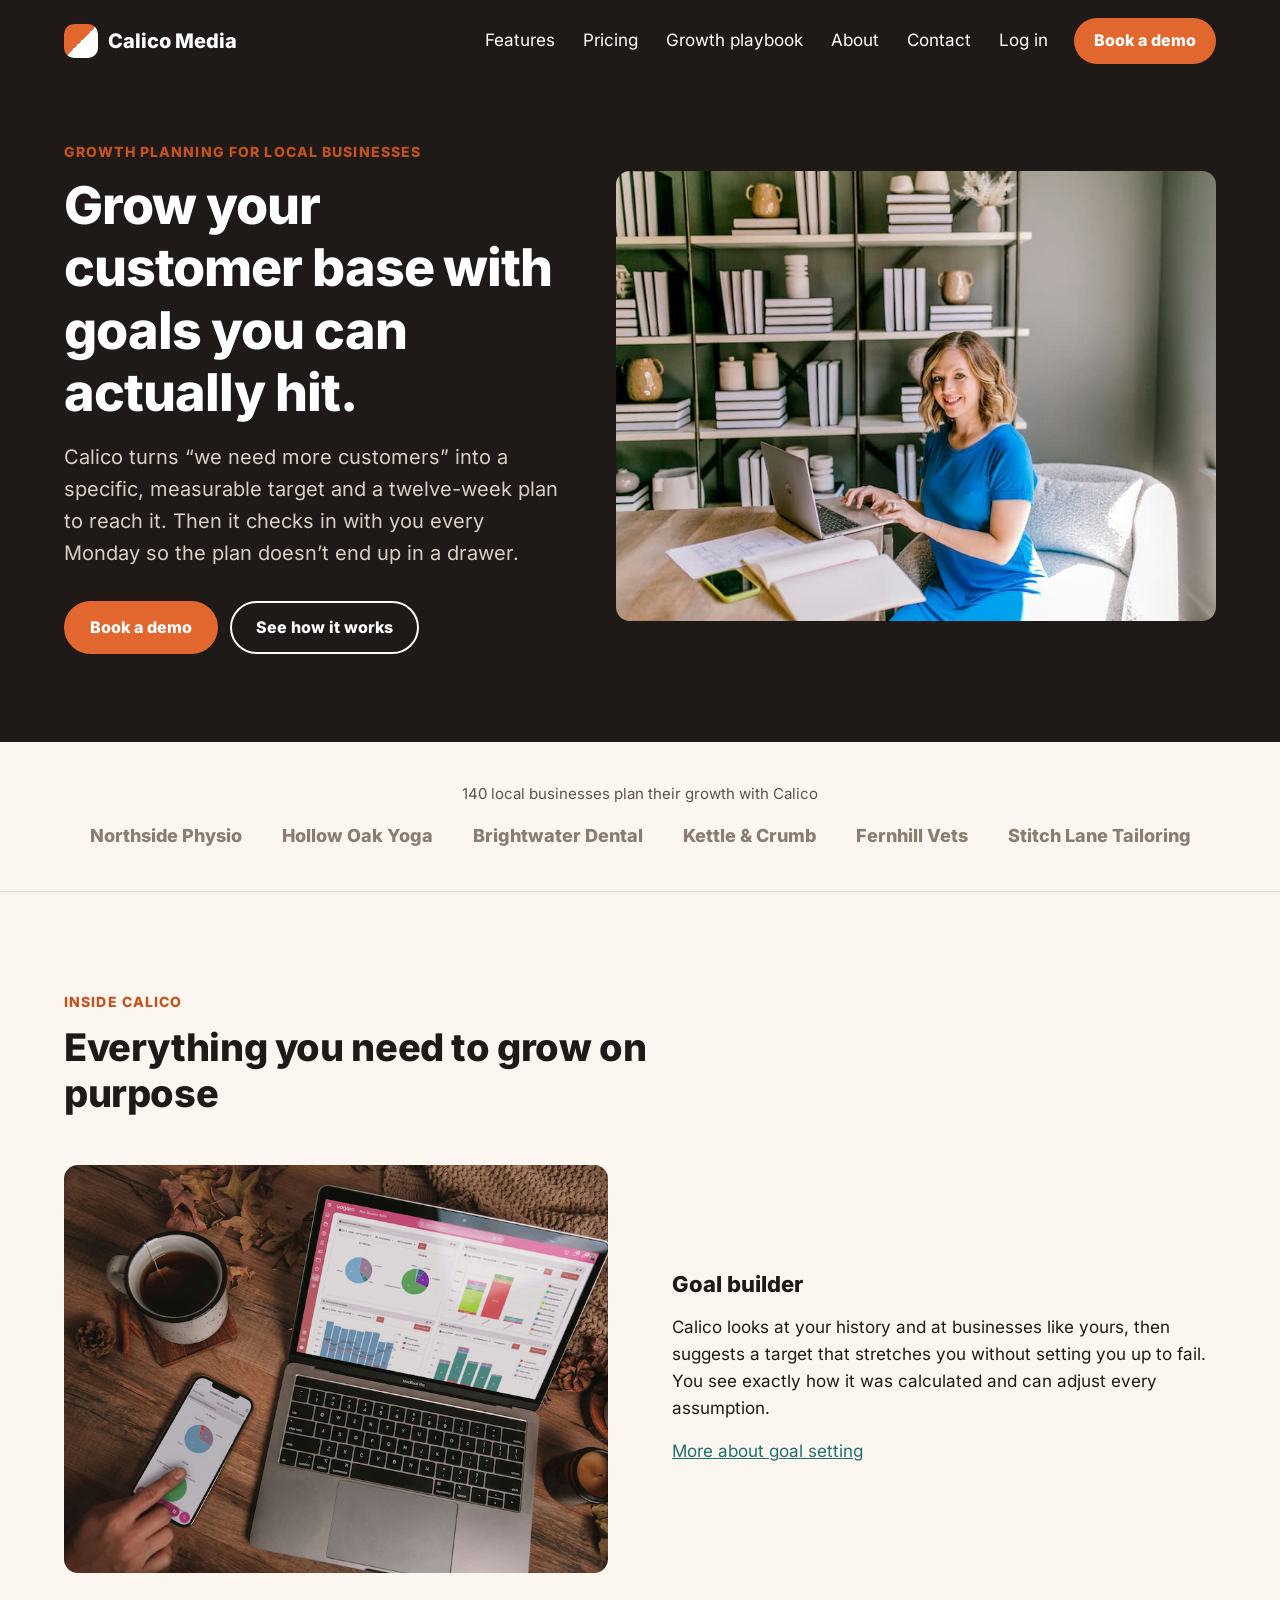
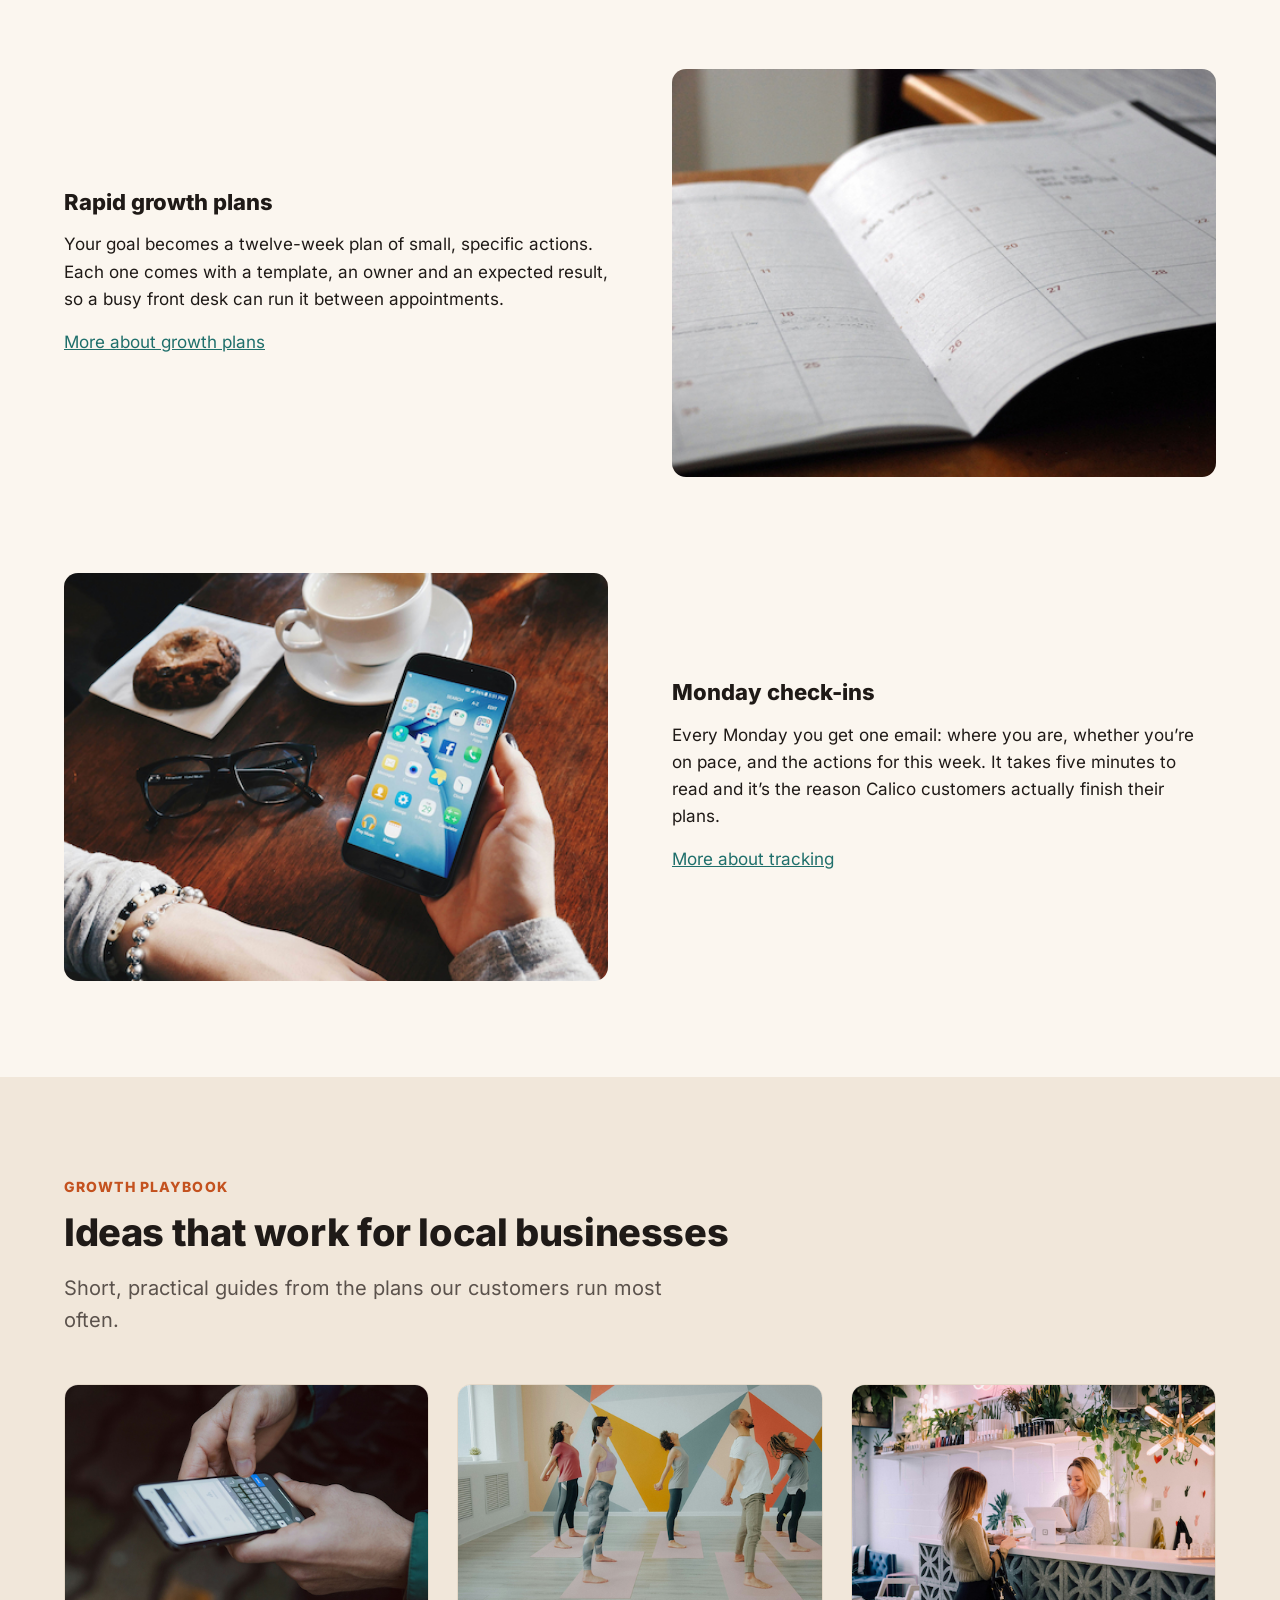
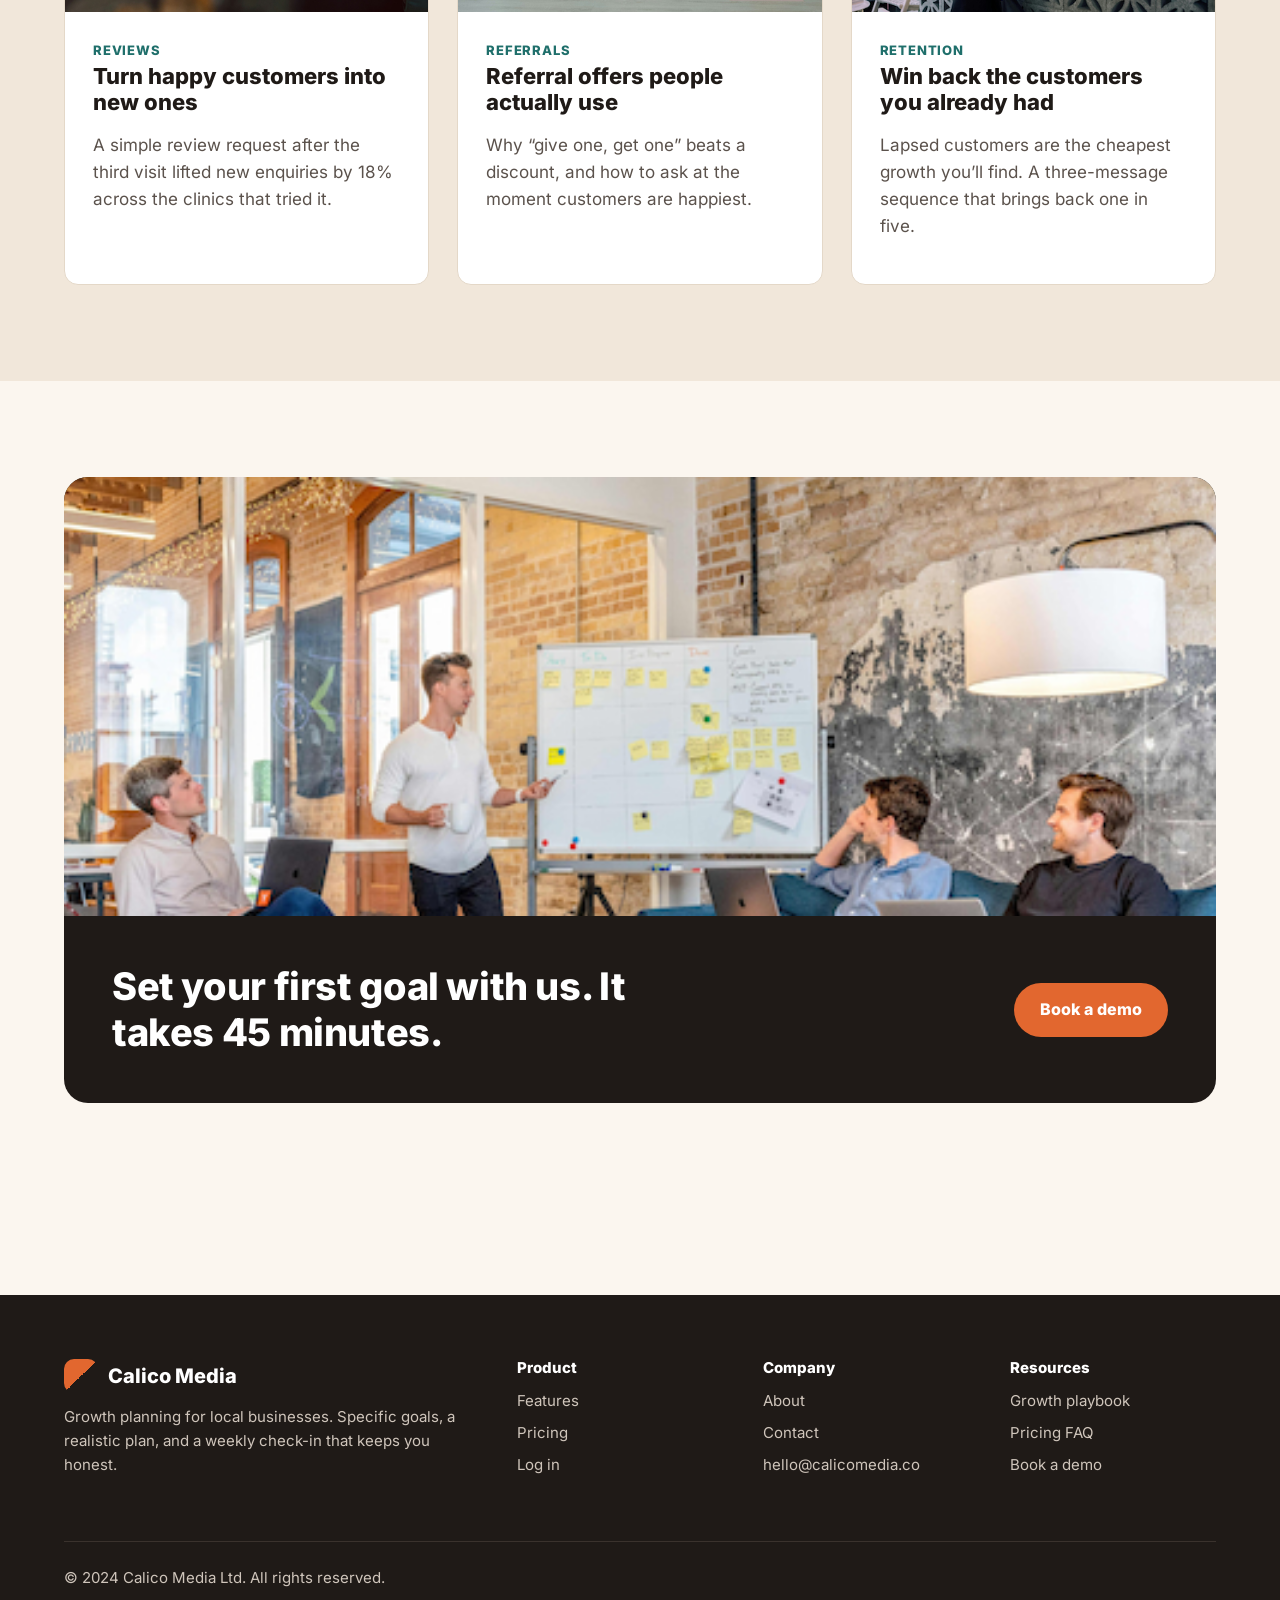
<file: public/index.html>
<!DOCTYPE html>
<html lang="en">
<head>
  <meta charset="utf-8">
  <meta name="viewport" content="width=device-width, initial-scale=1">
  <title>Calico Media | Growth planning for local businesses</title>
  <meta name="description" content="Calico helps local businesses grow their customer base with specific, measurable, realistic goals and a rapid growth plan you can run every week.">
  
  <link rel="preconnect" href="https://fonts.gstatic.com" crossorigin>
  
  <link rel="stylesheet" href="css/styles.css">
</head>
<body>
  <header class="site-header site-header--home">
    <div class="container">
      <a class="logo" href="index.html"><span class="logo-mark"></span>Calico Media</a>
      <nav aria-label="Main">
        <ul class="nav-links">
          <li><a href="features.html">Features</a></li>
          <li><a href="pricing.html">Pricing</a></li>
          <li><a href="#playbook">Growth playbook</a></li>
          <li><a href="about.html">About</a></li>
          <li><a href="contact.html">Contact</a></li>
          <li><a href="https://app.calicomedia.co/login">Log in</a></li>
          <li><a class="btn" href="contact.html">Book a demo</a></li>
        </ul>
      </nav>
    </div>
  </header>

  <main>
    <section class="hero">
      <div class="container hero-inner">
        <div class="hero-text">
          <span class="eyebrow">Growth planning for local businesses</span>
          <h1>Grow your customer base with goals you can actually hit.</h1>
          <p class="lead">Calico turns &ldquo;we need more customers&rdquo; into a specific, measurable target and a twelve-week plan to reach it. Then it checks in with you every Monday so the plan doesn&rsquo;t end up in a drawer.</p>
          <div class="hero-actions">
            <a class="btn" href="contact.html">Book a demo</a>
            <a class="btn btn--ghost" href="features.html">See how it works</a>
          </div>
        </div>
        <div class="hero-media">
<img src="images/hero-weekly-plan.jpg" 
     srcset="images/hero-weekly-plan-480w.jpg 480w, 
             images/hero-weekly-plan-800w.jpg 800w, 
             images/hero-weekly-plan-1200w.jpg 1200w" 
     sizes="(max-width: 980px) 100vw, 600px" 
     class="hero-image" 
     alt="Calico Media Weekly Plan">        </div>
      </div>
    </section>

    <section class="trust">
      <div class="container">
        <p>140 local businesses plan their growth with Calico</p>
        <ul class="trust-list">
          <li>Northside Physio</li>
          <li>Hollow Oak Yoga</li>
          <li>Brightwater Dental</li>
          <li>Kettle &amp; Crumb</li>
          <li>Fernhill Vets</li>
          <li>Stitch Lane Tailoring</li>
        </ul>
      </div>
    </section>

    <section class="section">
      <div class="container">
        <div class="section-intro">
          <span class="eyebrow">Inside Calico</span>
          <h2>Everything you need to grow on purpose</h2>
        </div>

        <div class="feature-row">
          <div class="feature-media">
            <img src="images/feature-goal-builder.jpg" 
     srcset="images/feature-goal-builder-480w.jpg 480w, 
             images/feature-goal-builder-800w.jpg 800w" 
     sizes="(max-width: 768px) 100vw, (max-width: 1200px) 50vw, 33vw" 
     loading="lazy" 
     alt="Goal Builder Feature">
          </div>
          <div>
            <h3>Goal builder</h3>
            <p>Calico looks at your history and at businesses like yours, then suggests a target that stretches you without setting you up to fail. You see exactly how it was calculated and can adjust every assumption.</p>
            <a href="features.html">More about goal setting</a>
          </div>
        </div>

        <div class="feature-row feature-row--reverse">
          <div class="feature-media">
            <img src="images/feature-growth-plan.jpg" srcset="images/feature-growth-plan-480w.jpg 480w, 
             images/feature-growth-plan-800w.jpg 800w" 
     sizes="(max-width: 768px) 100vw, (max-width: 1200px) 50vw, 33vw" 
     loading="lazy" 
     alt="Growth Plan Feature">
          </div>
          <div>
            <h3>Rapid growth plans</h3>
            <p>Your goal becomes a twelve-week plan of small, specific actions. Each one comes with a template, an owner and an expected result, so a busy front desk can run it between appointments.</p>
            <a href="features.html">More about growth plans</a>
          </div>
        </div>

        <div class="feature-row">
          <div class="feature-media">
            <img src="images/feature-monday-checkin.jpg" alt="Checking a phone over coffee on a Monday morning" srcset="images/feature-monday-checkin-480w.jpg 480w, 
             images/feature-monday-checkin-800w.jpg 800w"
     sizes="(max-width: 768px) 100vw, (max-width: 1200px) 50vw, 33vw" 
     loading="lazy">
          </div>
          <div>
            <h3>Monday check-ins</h3>
            <p>Every Monday you get one email: where you are, whether you&rsquo;re on pace, and the actions for this week. It takes five minutes to read and it&rsquo;s the reason Calico customers actually finish their plans.</p>
            <a href="features.html">More about tracking</a>
          </div>
        </div>
      </div>
    </section>

    <section class="section section--sand" id="playbook">
      <div class="container">
        <div class="section-intro">
          <span class="eyebrow">Growth playbook</span>
          <h2>Ideas that work for local businesses</h2>
          <p class="lead">Short, practical guides from the plans our customers run most often.</p>
        </div>
        <div class="playbook-grid">
          <article class="card">
            <img src="images/playbook-reviews.jpg" alt="A customer typing a review on their phone" srcset="images/playbook-reviews-480w.jpg 480w, 
             images/playbook-reviews-800w.jpg 800w"
     sizes="(max-width: 768px) 100vw, (max-width: 1200px) 50vw, 33vw" 
     loading="lazy">
            <div class="card-body">
              <span class="card-tag">Reviews</span>
              <h3>Turn happy customers into new ones</h3>
              <p>A simple review request after the third visit lifted new enquiries by 18% across the clinics that tried it.</p>
            </div>
          </article>
          <article class="card">
            <img src="images/playbook-referrals.jpg" alt="A group class stretching together in a yoga studio" srcset="images/playbook-referrals-480w.jpg 480w, 
             images/playbook-referrals-800w.jpg 800w"
     sizes="(max-width: 768px) 100vw, (max-width: 1200px) 50vw, 33vw" 
     loading="lazy">
            <div class="card-body">
              <span class="card-tag">Referrals</span>
              <h3>Referral offers people actually use</h3>
              <p>Why &ldquo;give one, get one&rdquo; beats a discount, and how to ask at the moment customers are happiest.</p>
            </div>
          </article>
          <article class="card">
            <img src="images/playbook-rebooking.jpg" alt="A customer at the front desk booking her next visit" srcset="images/playbook-rebooking-480w.jpg 480w, 
             images/playbook-rebooking-800w.jpg 800w"
     sizes="(max-width: 768px) 100vw, (max-width: 1200px) 50vw, 33vw" 
     loading="lazy">
            <div class="card-body">
              <span class="card-tag">Retention</span>
              <h3>Win back the customers you already had</h3>
              <p>Lapsed customers are the cheapest growth you&rsquo;ll find. A three-message sequence that brings back one in five.</p>
            </div>
          </article>
        </div>
      </div>
    </section>

    <section class="section">
      <div class="container">
        <div class="cta-band">
          <img src="images/team-workshop.jpg" alt="The Calico Media team planning around a whiteboard" srcset="images/team-workshop-480w.jpg 480w, 
             images/team-workshop-800w.jpg 800w"
     sizes="(max-width: 768px) 100vw, (max-width: 1200px) 50vw, 33vw" 
     loading="lazy">
          <div class="cta-body">
            <h2>Set your first goal with us. It takes 45 minutes.</h2>
            <a class="btn" href="contact.html">Book a demo</a>
          </div>
        </div>
      </div>
    </section>
  </main>

  <footer class="site-footer">
    <div class="container">
      <div class="footer-grid">
        <div>
          <a class="logo" href="index.html"><span class="logo-mark"></span>Calico Media</a>
          <p>Growth planning for local businesses. Specific goals, a realistic plan, and a weekly check-in that keeps you honest.</p>
        </div>
        <div>
          <h4>Product</h4>
          <ul>
            <li><a href="features.html">Features</a></li>
            <li><a href="pricing.html">Pricing</a></li>
            <li><a href="https://app.calicomedia.co/login">Log in</a></li>
          </ul>
        </div>
        <div>
          <h4>Company</h4>
          <ul>
            <li><a href="about.html">About</a></li>
            <li><a href="contact.html">Contact</a></li>
            <li><a href="mailto:hello@calicomedia.co">hello@calicomedia.co</a></li>
          </ul>
        </div>
        <div>
          <h4>Resources</h4>
          <ul>
            <li><a href="index.html#playbook">Growth playbook</a></li>
            <li><a href="pricing.html#faq">Pricing FAQ</a></li>
            <li><a href="contact.html">Book a demo</a></li>
          </ul>
        </div>
      </div>
      <div class="footer-bottom">
        <p>&copy; 2024 Calico Media Ltd. All rights reserved.</p>
      </div>
    </div>
  </footer>
</body>
</html>
</file>
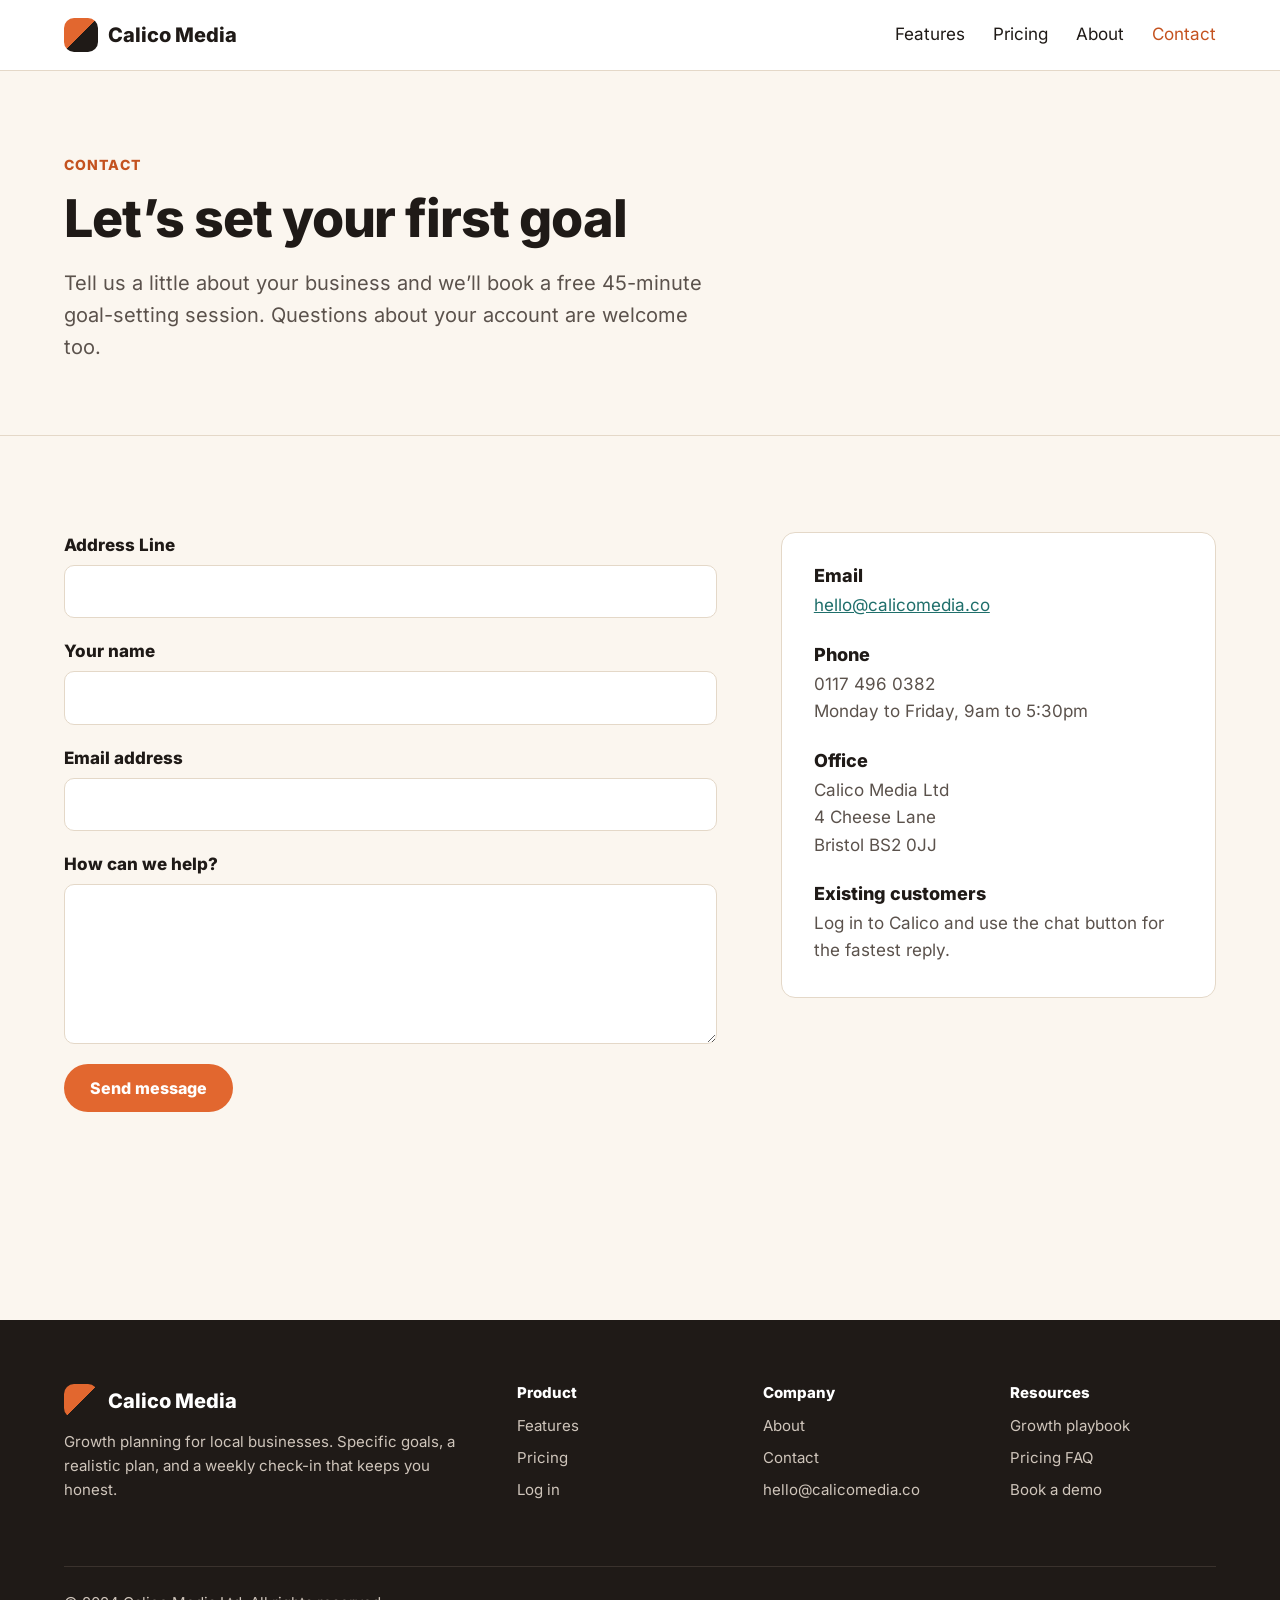
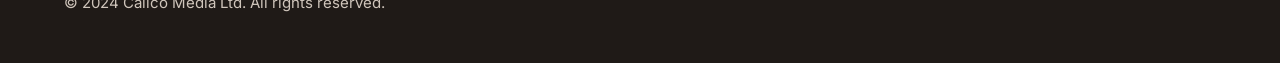
<file: public/contact.html>
<!DOCTYPE html>
<html lang="en">
<head>
  <meta charset="utf-8">
  <meta name="viewport" content="width=device-width, initial-scale=1">
  <title>Contact | Calico Media</title>
  <meta name="description" content="Book a demo or ask us a question. We reply within one business day.">
  <link rel="preconnect" href="https://fonts.googleapis.com">
  <link rel="preconnect" href="https://fonts.gstatic.com" crossorigin>
  <link href="https://fonts.googleapis.com/css2?family=Inter:wght@100;200;300;400;500;600;700;800;900&display=swap" rel="stylesheet">
  <link rel="stylesheet" href="css/styles.css">
</head>
<body>
  <header class="site-header">
    <div class="container">
      <a class="logo" href="index.html"><span class="logo-mark"></span>Calico Media</a>
      <nav aria-label="Main">
        <ul class="nav-links">
          <li><a href="features.html">Features</a></li>
          <li><a href="pricing.html">Pricing</a></li>
          <li><a href="about.html">About</a></li>
          <li><a href="contact.html" aria-current="page">Contact</a></li>
        </ul>
      </nav>
    </div>
  </header>

  <main>
    <section class="page-header">
      <div class="container">
        <span class="eyebrow">Contact</span>
        <h1>Let&rsquo;s set your first goal</h1>
        <p class="lead">Tell us a little about your business and we&rsquo;ll book a free 45-minute goal-setting session. Questions about your account are welcome too.</p>
      </div>
    </section>

    <section class="section">
      <div class="container contact-layout">
        <form class="contact-form" id="contact-form" action="/contact" method="post">
          <!-- Honeypot Field -->
          <div class="form-group visually-hidden" aria-hidden="true">
            <label for="address_line">Address Line</label>
            <input type="text" name="address_line" id="address_line" tabindex="-1" autocomplete="off">
          </div>

          <!-- Timestamp Field -->
          <input type="hidden" name="form_loaded_at" id="form_loaded_at">
          
          <label for="name">Your name</label>
          <input type="text" id="name" name="name" required>

          <label for="email">Email address</label>
          <input type="email" id="email" name="email" required>

          <label for="message">How can we help?</label>
          <textarea id="message" name="message" required></textarea>

          <button class="btn" type="submit">Send message</button>
          <p class="form-status" id="form-status" role="status"></p>
        </form>

        <aside class="contact-aside">
          <h3>Email</h3>
          <p><a href="mailto:hello@calicomedia.co">hello@calicomedia.co</a></p>
          <h3>Phone</h3>
          <p>0117 496 0382<br>Monday to Friday, 9am to 5:30pm</p>
          <h3>Office</h3>
          <p>Calico Media Ltd<br>4 Cheese Lane<br>Bristol BS2 0JJ</p>
          <h3>Existing customers</h3>
          <p>Log in to Calico and use the chat button for the fastest reply.</p>
        </aside>
      </div>
    </section>
  </main>

  <footer class="site-footer">
    <div class="container">
      <div class="footer-grid">
        <div>
          <a class="logo" href="index.html"><span class="logo-mark"></span>Calico Media</a>
          <p>Growth planning for local businesses. Specific goals, a realistic plan, and a weekly check-in that keeps you honest.</p>
        </div>
        <div>
          <h4>Product</h4>
          <ul>
            <li><a href="features.html">Features</a></li>
            <li><a href="pricing.html">Pricing</a></li>
            <li><a href="https://app.calicomedia.co/login">Log in</a></li>
          </ul>
        </div>
        <div>
          <h4>Company</h4>
          <ul>
            <li><a href="about.html">About</a></li>
            <li><a href="contact.html">Contact</a></li>
            <li><a href="mailto:hello@calicomedia.co">hello@calicomedia.co</a></li>
          </ul>
        </div>
        <div>
          <h4>Resources</h4>
          <ul>
            <li><a href="index.html#playbook">Growth playbook</a></li>
            <li><a href="pricing.html#faq">Pricing FAQ</a></li>
            <li><a href="contact.html">Book a demo</a></li>
          </ul>
        </div>
      </div>
      <div class="footer-bottom">
        <p>&copy; 2024 Calico Media Ltd. All rights reserved.</p>
      </div>
    </div>
  </footer>
  <script src="js/contact.js"></script>
</body>
</html>
</file>
<file: public/css/styles.css>
/* Calico Media marketing site */

@font-face {
  font-family: 'Inter';
  font-style: normal;
  font-weight: 400;
  font-display: swap;
  src: url('../fonts/inter-regular.woff2') format('woff2');
}

@font-face {
  font-family: 'Inter';
  font-style: normal;
  font-weight: 700;
  font-display: swap;
  src: url('../fonts/inter-bold.woff2') format('woff2');
}

:root {
  --ink: #1f1a17;
  --ink-soft: #5b524c;
  --cream: #fbf6ef;
  --sand: #f1e7da;
  --white: #ffffff;
  --orange: #e2672f;
  --orange-dark: #c4521f;
  --teal: #1f6f6b;
  --line: #e4d8c8;
  --radius: 14px;
}

*,
*::before,
*::after {
  box-sizing: border-box;
}

body {
  margin: 0;
  font-family: 'Inter', -apple-system, BlinkMacSystemFont, 'Segoe UI', sans-serif;
  font-weight: 400;
  font-size: 17px;
  line-height: 1.6;
  color: var(--ink);
  background: var(--cream);
}

h1,
h2,
h3,
h4 {
  font-weight: 700;
  line-height: 1.2;
  margin: 0 0 16px;
}

h1 {
  font-size: 52px;
  letter-spacing: -0.02em;
}

h2 {
  font-size: 38px;
  letter-spacing: -0.01em;
}

h3 {
  font-size: 22px;
}

p {
  margin: 0 0 16px;
}

a {
  color: var(--teal);
}

img {
  max-width: 100%;
}

.container {
  max-width: 1200px;
  margin: 0 auto;
  padding: 0 24px;
}

.section {
  padding: 96px 0;
}

.section--sand {
  background: var(--sand);
}

.eyebrow {
  display: inline-block;
  font-size: 14px;
  font-weight: 700;
  letter-spacing: 0.08em;
  text-transform: uppercase;
  color: var(--orange-dark);
  margin-bottom: 12px;
}

.lead {
  font-size: 20px;
  color: var(--ink-soft);
  max-width: 640px;
}

.section-intro {
  max-width: 680px;
  margin-bottom: 48px;
}

.btn {
  display: inline-block;
  padding: 14px 26px;
  border-radius: 999px;
  background: var(--orange);
  color: var(--white);
  font-weight: 700;
  text-decoration: none;
  border: 0;
  font-size: 16px;
  font-family: inherit;
  cursor: pointer;
}

.btn:hover {
  background: var(--orange-dark);
}

.btn--ghost {
  background: transparent;
  color: inherit;
  box-shadow: inset 0 0 0 2px currentColor;
}

.btn--ghost:hover {
  background: rgba(255, 255, 255, 0.1);
}

/* Header */

.site-header {
  background: var(--white);
  border-bottom: 1px solid var(--line);
}

.site-header .container {
  display: flex;
  flex-wrap: wrap;
  align-items: center;
  justify-content: space-between;
  gap: 12px 32px;
  padding-top: 18px;
  padding-bottom: 18px;
}

.logo {
  display: flex;
  align-items: center;
  gap: 10px;
  flex-shrink: 0;
  font-size: 20px;
  font-weight: 700;
  color: var(--ink);
  text-decoration: none;
}

.logo-mark {
  width: 34px;
  height: 34px;
  border-radius: 10px;
  background: linear-gradient(135deg, var(--orange) 0%, var(--orange) 50%, var(--ink) 50%, var(--ink) 100%);
}

.nav-links {
  display: flex;
  flex-wrap: wrap;
  align-items: center;
  gap: 8px 28px;
  list-style: none;
  margin: 0;
  padding: 0;
}

.nav-links a {
  color: var(--ink);
  text-decoration: none;
}

.nav-links a:hover,
.nav-links a[aria-current='page'] {
  color: var(--orange-dark);
}

.site-header--home {
  background: var(--ink);
  border-bottom: 0;
}

.site-header--home .logo,
.site-header--home .nav-links a {
  color: var(--white);
}

.site-header--home .logo-mark {
  background: linear-gradient(135deg, var(--orange) 0%, var(--orange) 50%, var(--white) 50%, var(--white) 100%);
}

.site-header--home .container {
  flex-wrap: nowrap;
}

.site-header--home nav {
  min-width: 0;
}

.site-header--home .nav-links {
  flex-wrap: nowrap;
  gap: 0;
}

.site-header--home .nav-links li {
  min-width: 0;
}

.site-header--home .nav-links a {
  display: block;
  padding: 0 14px;
  white-space: nowrap;
}

.site-header--home .nav-links li:last-child {
  flex-shrink: 0;
}

.site-header--home .nav-links .btn {
  margin-left: 12px;
  padding: 10px 20px;
}

/* Home hero */

.hero {
  background: var(--ink);
  color: var(--white);
  padding: 56px 0 88px;
}

.hero-inner {
  display: flex;
  align-items: center;
  gap: 56px;
}

.hero-text {
  flex: 1;
}

.hero-text .lead {
  color: #d9cfc5;
}

.hero-actions {
  display: flex;
  flex-wrap: wrap;
  gap: 12px;
  margin-top: 32px;
}

.hero-media {
  width: 600px;
  flex-shrink: 0;
}

.hero-image {
  width: 100%;
  aspect-ratio: 4 / 3;
  object-fit: cover;
  border-radius: var(--radius);
  display: block;
}

/* Trust strip */

.trust {
  padding: 40px 0;
  border-bottom: 1px solid var(--line);
  text-align: center;
}

.trust p {
  color: var(--ink-soft);
  font-size: 15px;
}

.trust-list {
  display: flex;
  flex-wrap: wrap;
  justify-content: center;
  gap: 12px 40px;
  list-style: none;
  margin: 0;
  padding: 0;
  font-weight: 700;
  font-size: 18px;
  color: #8a7d72;
}

/* Steps */

.steps {
  display: grid;
  grid-template-columns: repeat(auto-fit, minmax(240px, 1fr));
  gap: 24px;
}

.step {
  background: var(--white);
  border: 1px solid var(--line);
  border-radius: var(--radius);
  padding: 32px;
}

.step-number {
  display: inline-flex;
  align-items: center;
  justify-content: center;
  width: 40px;
  height: 40px;
  border-radius: 50%;
  background: var(--sand);
  color: var(--orange-dark);
  font-weight: 700;
  margin-bottom: 16px;
}

/* Check list */

.check-list {
  list-style: none;
  margin: 24px 0 0;
  padding: 0;
}

.check-list li {
  position: relative;
  padding-left: 32px;
  margin-bottom: 14px;
}

.check-list li::before {
  content: '';
  position: absolute;
  left: 0;
  top: 6px;
  width: 16px;
  height: 16px;
  border-radius: 50%;
  background: var(--teal);
  box-shadow: inset 0 0 0 4px #cfe6e4;
}

/* FAQ */

.faq {
  max-width: 820px;
}

.faq details {
  border-top: 1px solid var(--line);
  padding: 20px 0;
}

.faq details:last-child {
  border-bottom: 1px solid var(--line);
}

.faq summary {
  font-weight: 700;
  font-size: 19px;
  cursor: pointer;
}

.faq details p {
  margin-top: 12px;
  color: var(--ink-soft);
}

/* Feature rows */

.feature-row {
  display: grid;
  grid-template-columns: 1fr 1fr;
  gap: 64px;
  align-items: center;
  margin-bottom: 96px;
}

.feature-row:last-child {
  margin-bottom: 0;
}

.feature-row--reverse .feature-media {
  order: 2;
}

.feature-media img {
  display: block;
  width: 100%;
  aspect-ratio: 4 / 3;
  object-fit: cover;
  border-radius: var(--radius);
}

/* Playbook */

.playbook-grid {
  display: grid;
  grid-template-columns: repeat(auto-fit, minmax(300px, 1fr));
  gap: 28px;
}

/* Card grid */

.card-grid {
  display: grid;
  grid-template-columns: repeat(3, 1fr);
  gap: 28px;
}

.card {
  background: var(--white);
  border: 1px solid var(--line);
  border-radius: var(--radius);
  overflow: hidden;
}

.card img {
  display: block;
  width: 100%;
  aspect-ratio: 16 / 10;
  object-fit: cover;
}

.card-body {
  padding: 24px 28px 28px;
}

.card-body p {
  color: var(--ink-soft);
}

.card-tag {
  font-size: 13px;
  font-weight: 700;
  text-transform: uppercase;
  letter-spacing: 0.06em;
  color: var(--teal);
}

.icon-dot {
  width: 44px;
  height: 44px;
  border-radius: 12px;
  background: var(--sand);
  margin-bottom: 18px;
  position: relative;
}

.icon-dot::after {
  content: '';
  position: absolute;
  inset: 13px;
  border-radius: 50%;
  background: var(--orange);
}

/* CTA band */

.cta-band {
  background: var(--ink);
  color: var(--white);
  border-radius: 24px;
  overflow: hidden;
}

.cta-band img {
  display: block;
  width: 100%;
  aspect-ratio: 21 / 8;
  object-fit: cover;
}

.cta-body {
  padding: 48px;
  display: flex;
  flex-wrap: wrap;
  align-items: center;
  justify-content: space-between;
  gap: 24px;
}

.cta-body h2 {
  margin: 0;
  max-width: 620px;
}

/* Page header (inner pages) */

.page-header {
  padding: 80px 0 56px;
  border-bottom: 1px solid var(--line);
}

/* Pricing */

.pricing-grid {
  display: grid;
  grid-template-columns: repeat(auto-fit, minmax(260px, 1fr));
  gap: 24px;
  align-items: stretch;
}

.pricing-card {
  background: var(--white);
  border: 1px solid var(--line);
  border-radius: var(--radius);
  padding: 36px 32px;
  display: flex;
  flex-direction: column;
}

.pricing-card--featured {
  border: 2px solid var(--orange);
  box-shadow: 0 24px 48px rgba(226, 103, 47, 0.14);
}

.plan-badge {
  align-self: flex-start;
  font-size: 13px;
  font-weight: 700;
  background: var(--orange);
  color: var(--white);
  border-radius: 999px;
  padding: 4px 12px;
  margin-bottom: 16px;
}

.price {
  font-size: 48px;
  font-weight: 700;
  margin: 8px 0 4px;
}

.price small {
  font-size: 17px;
  font-weight: 400;
  color: var(--ink-soft);
}

.pricing-card .check-list {
  flex: 1;
  margin-bottom: 28px;
}

.pricing-card .btn {
  text-align: center;
}

.pricing-note {
  margin-top: 32px;
  color: var(--ink-soft);
  font-size: 15px;
}

/* About */

.stats {
  display: grid;
  grid-template-columns: repeat(auto-fit, minmax(160px, 1fr));
  gap: 16px;
}

.stat {
  background: var(--white);
  border: 1px solid var(--line);
  border-radius: var(--radius);
  padding: 28px 20px;
}

.stat-number {
  display: block;
  font-size: 48px;
  font-weight: 700;
  color: var(--orange-dark);
}

.stat-label {
  display: block;
  font-size: 15px;
  color: var(--ink-soft);
}

.prose {
  max-width: 720px;
}

.team-grid {
  display: grid;
  grid-template-columns: repeat(auto-fit, minmax(220px, 1fr));
  gap: 24px;
}

.person {
  background: var(--white);
  border: 1px solid var(--line);
  border-radius: var(--radius);
  padding: 28px;
}

.avatar {
  width: 56px;
  height: 56px;
  border-radius: 50%;
  background: var(--sand);
  color: var(--orange-dark);
  display: flex;
  align-items: center;
  justify-content: center;
  font-weight: 700;
  margin-bottom: 16px;
}

.person p {
  color: var(--ink-soft);
  font-size: 15px;
  margin: 0;
}

/* Contact */

.contact-layout {
  display: grid;
  grid-template-columns: 3fr 2fr;
  gap: 64px;
}

.contact-form label {
  display: block;
  font-weight: 700;
  margin-bottom: 6px;
}

.contact-form input,
.contact-form textarea {
  display: block;
  width: 100%;
  font: inherit;
  padding: 12px 14px;
  border: 1px solid var(--line);
  border-radius: 10px;
  background: var(--white);
  margin-bottom: 20px;
}

.contact-form textarea {
  min-height: 160px;
  resize: vertical;
}

.form-status {
  margin-top: 16px;
  font-weight: 700;
}

.form-status--success {
  color: var(--teal);
}

.form-status--error {
  color: #b3261e;
}

.contact-aside {
  background: var(--white);
  border: 1px solid var(--line);
  border-radius: var(--radius);
  padding: 32px;
  align-self: start;
}

.contact-aside h3 {
  font-size: 18px;
  margin-top: 24px;
  margin-bottom: 6px;
}

.contact-aside h3:first-child {
  margin-top: 0;
}

.contact-aside p {
  color: var(--ink-soft);
  margin: 0;
}

/* Footer */

.site-footer {
  background: var(--ink);
  color: #cfc5bb;
  padding: 64px 0 32px;
  margin-top: 96px;
  font-size: 15px;
}

.footer-grid {
  display: grid;
  grid-template-columns: 2fr 1fr 1fr 1fr;
  gap: 40px;
}

.site-footer h4 {
  color: var(--white);
  font-size: 15px;
  margin-bottom: 12px;
}

.site-footer ul {
  list-style: none;
  margin: 0;
  padding: 0;
}

.site-footer li {
  margin-bottom: 8px;
}

.site-footer a {
  color: #cfc5bb;
  text-decoration: none;
}

.site-footer a:hover {
  color: var(--white);
}

.site-footer .logo {
  color: var(--white);
  margin-bottom: 12px;
}

.footer-bottom {
  border-top: 1px solid #3a322d;
  margin-top: 48px;
  padding-top: 24px;
}

@media (max-width: 768px) {
  h1 {
    font-size: 40px;
  }

  h2 {
    font-size: 30px;
  }

  .section {
    padding: 64px 0;
  }

  .feature-row {
    grid-template-columns: 1fr;
    gap: 32px;
    margin-bottom: 64px;
  }

  .feature-row--reverse .feature-media {
    order: 0;
  }

  .card-grid {
    grid-template-columns: repeat(2, 1fr);
  }

  .contact-layout {
    grid-template-columns: 1fr;
    gap: 40px;
  }

  .footer-grid {
    grid-template-columns: 1fr 1fr;
  }
}

@media (max-width: 480px) {
  h1 {
    font-size: 34px;
  }

  .card-grid {
    grid-template-columns: 1fr;
  }

  .cta-body {
    padding: 32px 24px;
  }

  .footer-grid {
    grid-template-columns: 1fr;
  }
}

/* Tablets / iPads (max-width: 980px) */

@media (max-width: 980px) {
  /* Fix 1: Stop hero section from overflowing and causing sideways scroll */
  .hero-inner {
    flex-direction: column-reverse; /* Stacks column and keeps image at the top */
    gap: 40px;
  }
  
  .hero-media {
    width: 100%; /* Overrides the fixed 600px width */
  }

  /* Fix 3: Allow the homepage nav links to wrap instead of overlapping */
  .site-header--home .container,
  .site-header--home .nav-links {
    flex-wrap: wrap;
    justify-content: center;
  }
  
  .site-header--home .nav-links {
    gap: 12px; /* Adds breathing room when they wrap */
    padding-top: 12px;
  }
}


/* Mobile Landscape / Small Tablets (768px) */

@media (max-width: 768px) {
  h1 {
    font-size: 40px;
  }

  h2 {
    font-size: 30px;
  }

  .section {
    padding: 64px 0;
  }

  .feature-row {
    grid-template-columns: 1fr;
    gap: 32px;
    margin-bottom: 64px;
  }

  .feature-row--reverse .feature-media {
    order: 0;
  }

  /* Fix 2: Include .playbook-grid so feature cards don't squash */
  .card-grid,
  .playbook-grid {
    grid-template-columns: repeat(2, 1fr);
  }

  .contact-layout {
    grid-template-columns: 1fr;
    gap: 40px;
  }

  .footer-grid {
    grid-template-columns: 1fr 1fr;
  }
}

/* Mobile Phones (480px) */

@media (max-width: 480px) {
  h1 {
    font-size: 34px;
  }

  /* Fix 2 (Continued): Stack cards completely into 1 column on phones */
  .card-grid,
  .playbook-grid {
    grid-template-columns: 1fr;
  }

  .cta-body {
    padding: 32px 24px;
  }

  .footer-grid {
    grid-template-columns: 1fr;
  }
}
</file>
